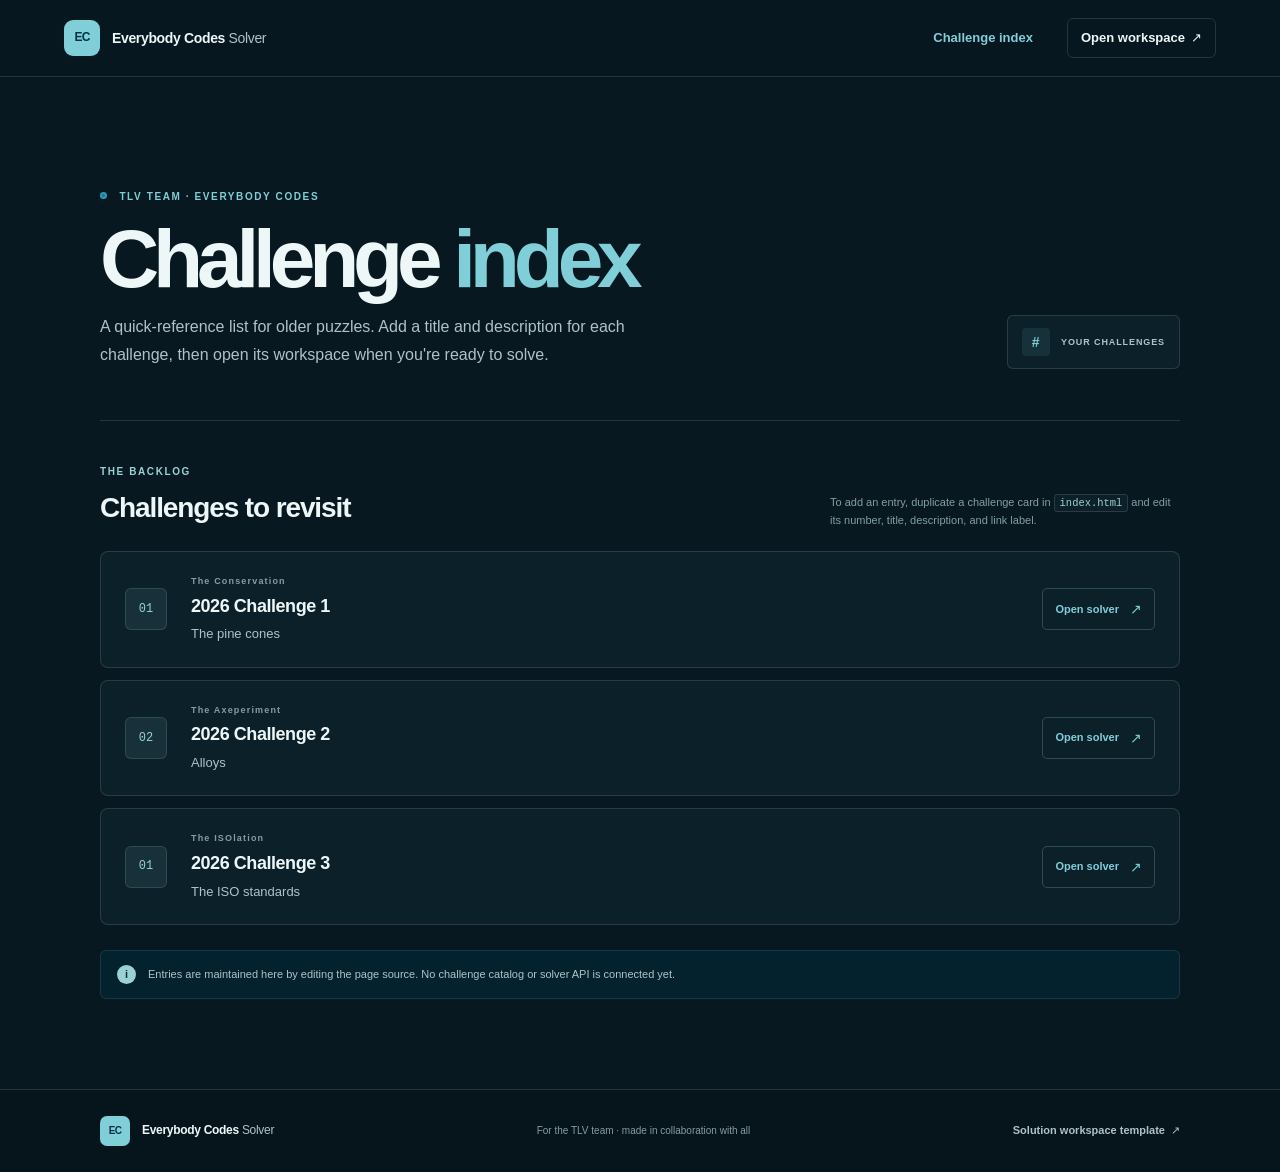
<file: index.html>
<!doctype html>
<html lang="en">
  <head>
    <meta charset="utf-8">
    <meta name="viewport" content="width=device-width, initial-scale=1">
    <meta name="theme-color" content="#071820">
    <meta name="description" content="A manually maintained index of Everybody Codes challenges for the TLV team.">
    <title>Challenge Index | Everybody Codes Solver</title>
    <link rel="stylesheet" href="style.css">
  </head>
  <body>
    <header class="site-header">
      <div class="header-inner">
        <a class="brand" href="index.html" aria-label="Everybody Codes challenge index">
          <span class="brand-mark" aria-hidden="true">EC</span>
          <span class="brand-name">Everybody Codes <span>Solver</span></span>
        </a>
        <nav class="site-nav" aria-label="Main navigation">
          <a class="nav-current" href="#challenge-index" aria-current="page">Challenge index</a>
          <a class="nav-cta" href="template.html">Open workspace <span aria-hidden="true">↗</span></a>
        </nav>
      </div>
    </header>

    <main class="index-main page-shell" id="challenge-index">
      <section class="index-heading" aria-labelledby="page-title">
        <div>
          <p class="eyebrow"><span class="eyebrow-dot" aria-hidden="true"></span> TLV TEAM · EVERYBODY CODES</p>
          <h1 id="page-title">Challenge <span>index</span></h1>
          <p class="index-description">
            A quick-reference list for older puzzles. Add a title and description for each challenge,
            then open its workspace when you're ready to solve.
          </p>
        </div>
        <div class="index-count" aria-label="Challenge index">
          <span class="count-mark" aria-hidden="true">#</span>
          <span>YOUR CHALLENGES</span>
        </div>
      </section>

      <section class="challenge-section" aria-labelledby="challenge-list-title">
        <div class="list-heading">
          <div>
            <p class="eyebrow eyebrow-muted">THE BACKLOG</p>
            <h2 id="challenge-list-title">Challenges to revisit</h2>
          </div>
          <p class="edit-hint">To add an entry, duplicate a challenge card in <code>index.html</code> and edit its number, title, description, and link label.</p>
        </div>

        <div class="challenge-list">
          <!-- Duplicate this article for each challenge, then replace its number, title, description, and link label. -->
          <article class="challenge-card">
            <div class="challenge-number" aria-hidden="true">01</div>
            <div class="challenge-copy">
              <p class="challenge-kicker">The Conservation</p>
              <h3>2026 Challenge 1</h3>
              <p class="challenge-description">The pine cones</p>
            </div>
            <a class="challenge-link" href="EC2601.html" aria-label="Open workspace for Challenge name / number">
              <span>Open solver</span>
              <span class="link-arrow" aria-hidden="true">↗</span>
            </a>
          </article>

          <article class="challenge-card"> 
            <div class="challenge-number" aria-hidden="true">02</div>
            <div class="challenge-copy">
              <p class="challenge-kicker">The Axeperiment</p>
              <h3>2026 Challenge 2</h3>
              <p class="challenge-description">Alloys</p>
            </div>
            <a class="challenge-link" href="EC2602.html" aria-label="Open workspace for The Axeperiment, 2026 Challenge 2">
              <span>Open solver</span>
              <span class="link-arrow" aria-hidden="true">↗</span>
            </a>
          </article>

          <article class="challenge-card">
            <div class="challenge-number" aria-hidden="true">01</div>
            <div class="challenge-copy">
              <p class="challenge-kicker">The ISOlation</p>
              <h3>2026 Challenge 3</h3>
              <p class="challenge-description">The ISO standards</p>
            </div>
            <a class="challenge-link" href="EC2603.html" aria-label="Open workspace for The ISOlation, 2026 Challenge 3">
              <span>Open solver</span>
              <span class="link-arrow" aria-hidden="true">↗</span>
            </a>
          </article>
        </div>
      </section>

      <aside class="index-note">
        <span class="note-symbol" aria-hidden="true">i</span>
        <p>Entries are maintained here by editing the page source. No challenge catalog or solver API is connected yet.</p>
      </aside>
    </main>

    <footer class="site-footer">
      <div class="page-shell footer-inner">
        <a class="brand footer-brand" href="index.html">
          <span class="brand-mark" aria-hidden="true">EC</span>
          <span class="brand-name">Everybody Codes <span>Solver</span></span>
        </a>
        <p>For the TLV team · made in collaboration with all</p>
        <a class="footer-link" href="template.html">Solution workspace template<span aria-hidden="true">↗</span></a>
      </div>
    </footer>
  </body>
</html>
</file>
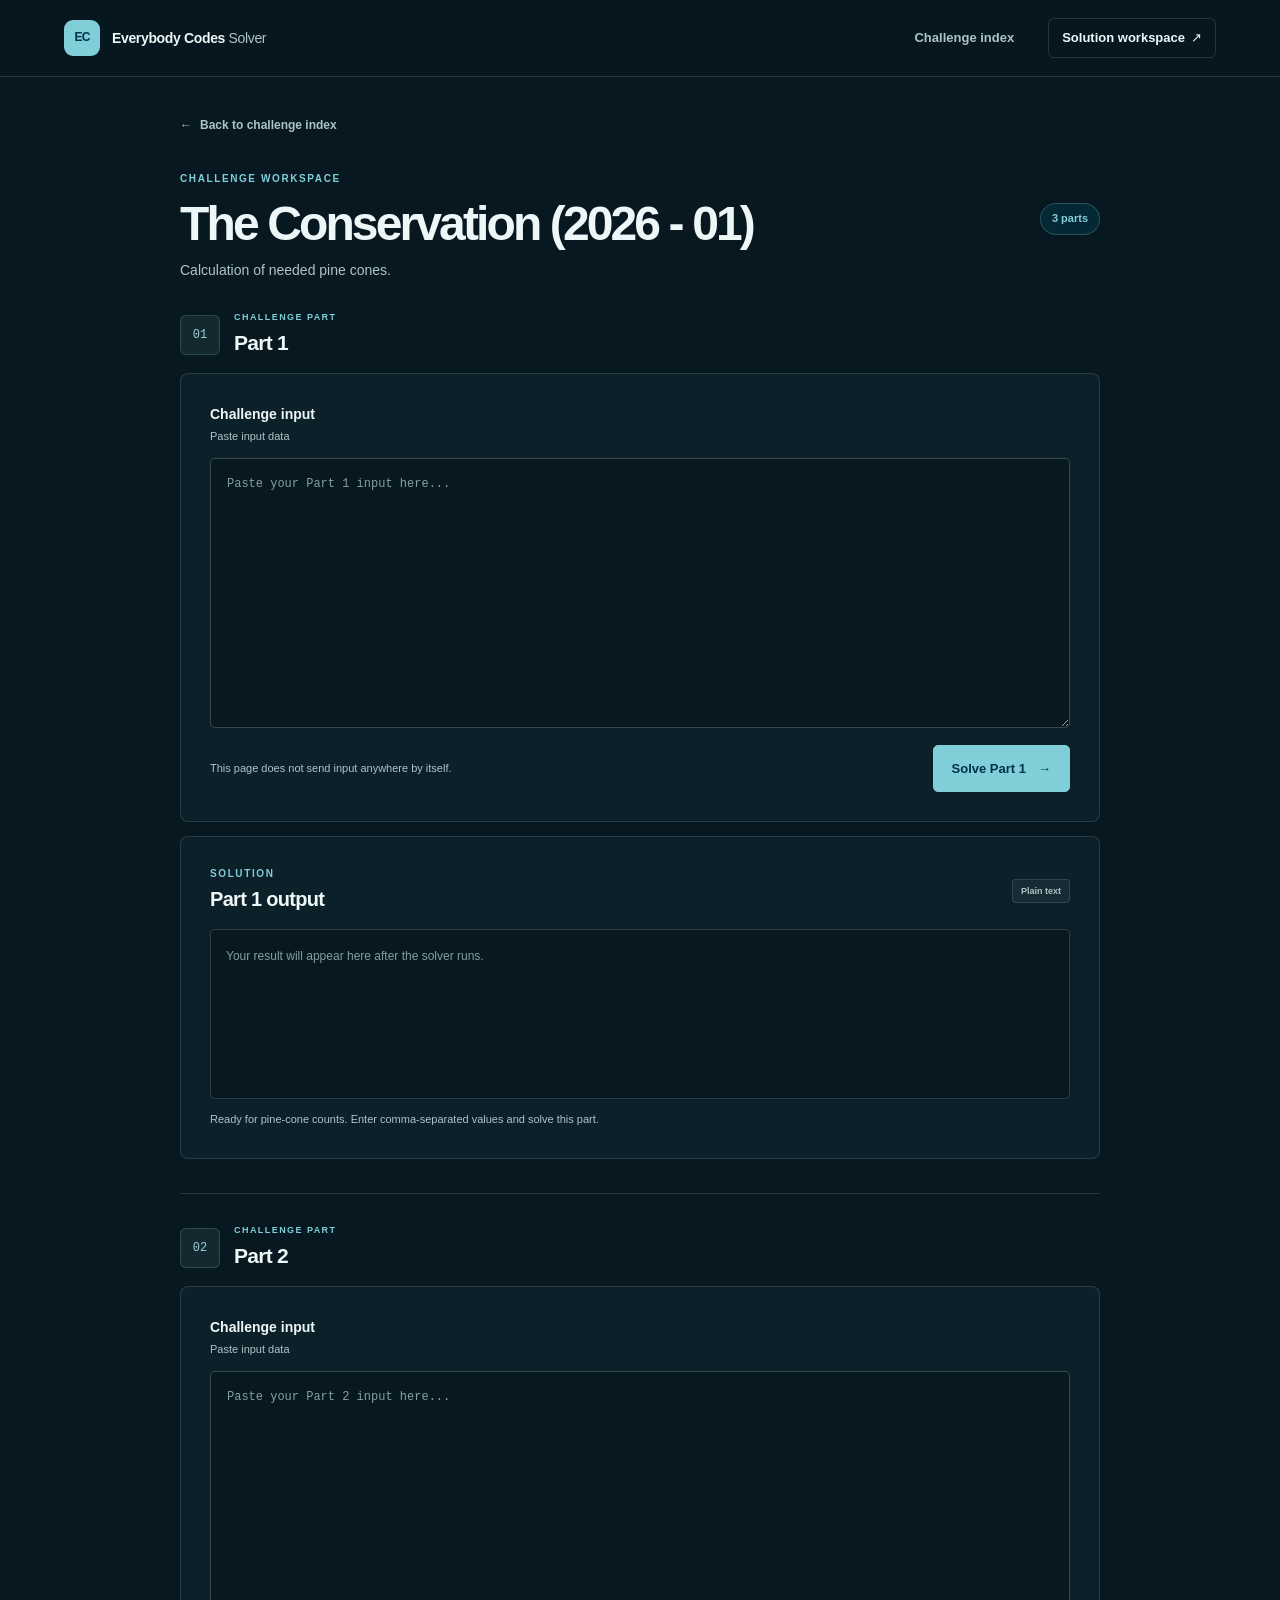
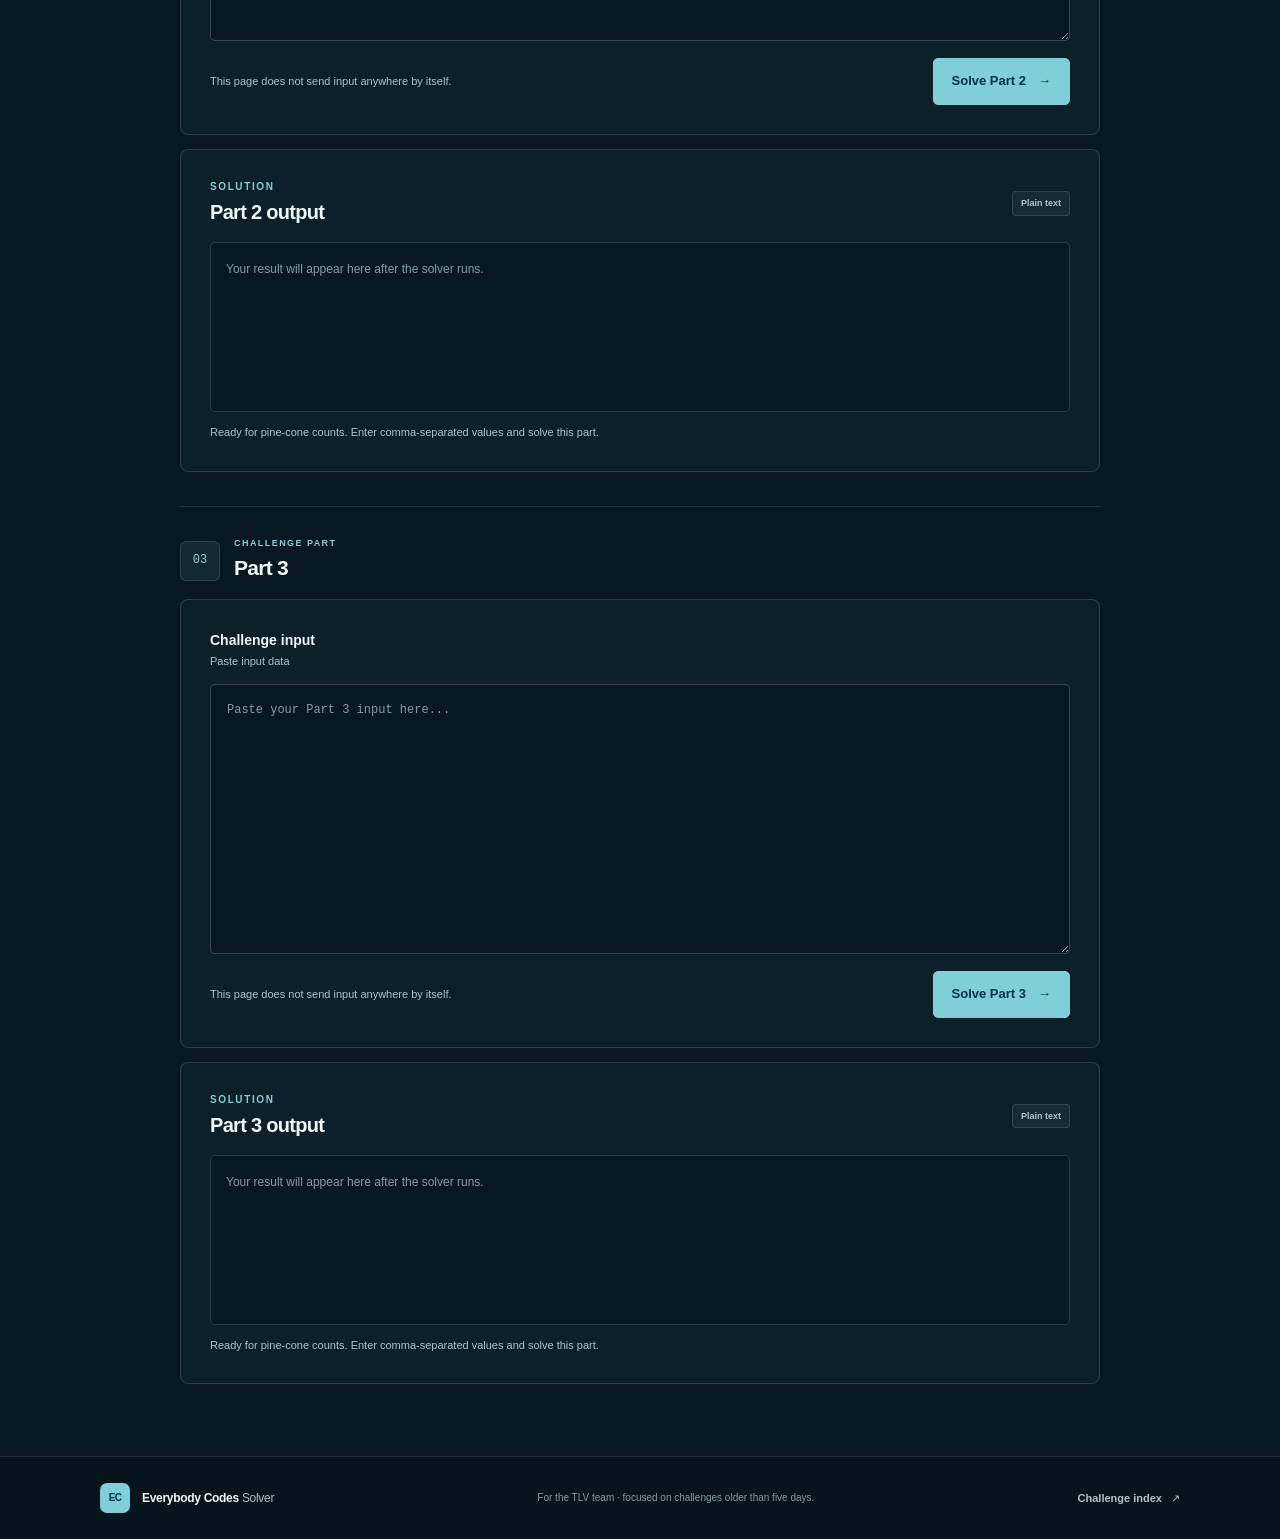
<file: EC2601.html>
<!doctype html>
<html lang="en">
  <head>
    <meta charset="utf-8">
    <meta name="viewport" content="width=device-width, initial-scale=1">
    <meta name="theme-color" content="#071820">
    <meta name="description" content="A reusable three-part Everybody Codes challenge solution workspace.">
    <title>Solution workspace | Everybody Codes Solver</title>
    <link rel="stylesheet" href="style.css">
  </head>
  <body class="solution-body">
    <header class="site-header">
      <div class="header-inner">
        <a class="brand" href="index.html" aria-label="Everybody Codes Solver home">
          <span class="brand-mark" aria-hidden="true">EC</span>
          <span class="brand-name">Everybody Codes <span>Solver</span></span>
        </a>
        <nav class="site-nav" aria-label="Main navigation">
          <a href="index.html#challenge-index">Challenge index</a>
          <a class="nav-cta" href="template.html" aria-current="page">Solution workspace <span aria-hidden="true">↗</span></a>
        </nav>
      </div>
    </header>

    <main class="solution-main page-shell">
      <a class="back-link" href="index.html"><span aria-hidden="true">←</span> Back to challenge index</a>

      <section class="solution-intro" aria-labelledby="challenge-title">
        <p class="eyebrow">CHALLENGE WORKSPACE</p>
        <div class="solution-title-row">
          <div>
            <!-- JS hook: set this challenge title; it is passed to window.solveChallenge for each part. -->
            <h1 id="challenge-title">The Conservation (2026 - 01)</h1>
            <!-- JS hook: add or update the challenge instructions here. -->
            <p class="solution-description" id="challenge-description">
              Calculation of needed pine cones.
            </p>
          </div>
          <span class="part-badge">3 parts</span>
        </div>
      </section>

      <div class="part-list">
        <!-- PART TEMPLATE: each part uses data-part-form, data-part-input, data-part-button,
             data-part-output, and data-part-status as JavaScript hooks. Keep data-part unique. -->
        <section class="part-panel" data-part-panel="1" aria-labelledby="part-1-title">
          <div class="part-heading">
            <span class="part-number">01</span>
            <div>
              <p class="eyebrow">CHALLENGE PART</p>
              <h2 id="part-1-title">Part 1</h2>
            </div>
          </div>

          <!-- JS hook: this form's submit handler reads its input and updates only its output/status. -->
          <form class="solver-form" data-part-form data-part="1">
            <label class="field-label" for="part-1-input">
              Challenge input
              <span class="field-hint">Paste input data</span>
            </label>
            <!-- JS hook: read this textarea as the input for Part 1. -->
            <textarea
              class="challenge-input"
              id="part-1-input"
              data-part-input
              name="part-1-input"
              placeholder="Paste your Part 1 input here..."
              spellcheck="false"
              required
            ></textarea>
            <div class="solve-row">
              <p class="solve-note">This page does not send input anywhere by itself.</p>
              <!-- JS hook: submit this part's solver. The button is disabled while it runs. -->
              <button class="button solve-button" data-part-button type="submit">
                <span data-button-label>Solve Part 1</span>
                <span aria-hidden="true">→</span>
              </button>
            </div>
          </form>

          <section class="result-section" aria-labelledby="part-1-output-title">
            <div class="result-heading">
              <div>
                <p class="eyebrow">SOLUTION</p>
                <h3 id="part-1-output-title">Part 1 output</h3>
              </div>
              <span class="result-format">Plain text</span>
            </div>
            <!-- JS hook: render the Part 1 result into data-part-output using textContent. -->
            <div class="output-box" data-part-output>
              <p class="output-placeholder" data-part-placeholder>Your result will appear here after the solver runs.</p>
              <pre class="output-content" data-part-result hidden></pre>
            </div>
            <!-- JS hook: announce Part 1 loading, success, or error status here. -->
            <p class="solver-status" data-part-status role="status" aria-live="polite" aria-atomic="true">
              Ready for pine-cone counts. Enter comma-separated values and solve this part.
            </p>
          </section>
        </section>

        <section class="part-panel" data-part-panel="2" aria-labelledby="part-2-title">
          <div class="part-heading">
            <span class="part-number">02</span>
            <div>
              <p class="eyebrow">CHALLENGE PART</p>
              <h2 id="part-2-title">Part 2</h2>
            </div>
          </div>

          <form class="solver-form" data-part-form data-part="2">
            <label class="field-label" for="part-2-input">
              Challenge input
              <span class="field-hint">Paste input data</span>
            </label>
            <textarea
              class="challenge-input"
              id="part-2-input"
              data-part-input
              name="part-2-input"
              placeholder="Paste your Part 2 input here..."
              spellcheck="false"
              required
            ></textarea>
            <div class="solve-row">
              <p class="solve-note">This page does not send input anywhere by itself.</p>
              <button class="button solve-button" data-part-button type="submit">
                <span data-button-label>Solve Part 2</span>
                <span aria-hidden="true">→</span>
              </button>
            </div>
          </form>

          <section class="result-section" aria-labelledby="part-2-output-title">
            <div class="result-heading">
              <div>
                <p class="eyebrow">SOLUTION</p>
                <h3 id="part-2-output-title">Part 2 output</h3>
              </div>
              <span class="result-format">Plain text</span>
            </div>
            <div class="output-box" data-part-output>
              <p class="output-placeholder" data-part-placeholder>Your result will appear here after the solver runs.</p>
              <pre class="output-content" data-part-result hidden></pre>
            </div>
            <p class="solver-status" data-part-status role="status" aria-live="polite" aria-atomic="true">
              Ready for pine-cone counts. Enter comma-separated values and solve this part.
            </p>
          </section>
        </section>

        <section class="part-panel" data-part-panel="3" aria-labelledby="part-3-title">
          <div class="part-heading">
            <span class="part-number">03</span>
            <div>
              <p class="eyebrow">CHALLENGE PART</p>
              <h2 id="part-3-title">Part 3</h2>
            </div>
          </div>

          <form class="solver-form" data-part-form data-part="3">
            <label class="field-label" for="part-3-input">
              Challenge input
              <span class="field-hint">Paste input data</span>
            </label>
            <textarea
              class="challenge-input"
              id="part-3-input"
              data-part-input
              name="part-3-input"
              placeholder="Paste your Part 3 input here..."
              spellcheck="false"
              required
            ></textarea>
            <div class="solve-row">
              <p class="solve-note">This page does not send input anywhere by itself.</p>
              <button class="button solve-button" data-part-button type="submit">
                <span data-button-label>Solve Part 3</span>
                <span aria-hidden="true">→</span>
              </button>
            </div>
          </form>

          <section class="result-section" aria-labelledby="part-3-output-title">
            <div class="result-heading">
              <div>
                <p class="eyebrow">SOLUTION</p>
                <h3 id="part-3-output-title">Part 3 output</h3>
              </div>
              <span class="result-format">Plain text</span>
            </div>
            <div class="output-box" data-part-output>
              <p class="output-placeholder" data-part-placeholder>Your result will appear here after the solver runs.</p>
              <pre class="output-content" data-part-result hidden></pre>
            </div>
            <p class="solver-status" data-part-status role="status" aria-live="polite" aria-atomic="true">
              Ready for pine-cone counts. Enter comma-separated values and solve this part.
            </p>
          </section>
        </section>
      </div>
    </main>

    <footer class="site-footer">
      <div class="page-shell footer-inner">
        <a class="brand footer-brand" href="index.html">
          <span class="brand-mark" aria-hidden="true">EC</span>
          <span class="brand-name">Everybody Codes <span>Solver</span></span>
        </a>
        <p>For the TLV team · focused on challenges older than five days.</p>
        <a class="footer-link" href="index.html">Challenge index <span aria-hidden="true">↗</span></a>
      </div>
    </footer>

    <script src="solvers/EC2601/part1.js"></script>
    <script src="solvers/EC2601/part2.js"></script>
    <script src="solvers/EC2601/part3.js"></script>
    <script>
      // Each solver script defines its part-specific function. Forms only update their own output.
      const challengeTitle = document.querySelector("#challenge-title");
      const partSolvers = {
        1: window.solveEC2601Part1,
        2: window.solveEC2601Part2,
        3: window.solveEC2601Part3
      };

      document.querySelectorAll("[data-part-form]").forEach((form) => {
        form.addEventListener("submit", async (event) => {
          event.preventDefault();
          if (!form.reportValidity()) return;

          const panel = form.closest("[data-part-panel]");
          const input = form.querySelector("[data-part-input]");
          const button = form.querySelector("[data-part-button]");
          const buttonLabel = button.querySelector("[data-button-label]");
          const placeholder = panel.querySelector("[data-part-placeholder]");
          const output = panel.querySelector("[data-part-result]");
          const status = panel.querySelector("[data-part-status]");
          const partNumber = Number(form.dataset.part);
          const solver = partSolvers[partNumber];

          if (typeof solver !== "function") {
            status.textContent = `Part ${partNumber} solver failed to load. Check its script link and try again.`;
            status.classList.add("status-error");
            return;
          }

          button.disabled = true;
          buttonLabel.textContent = `Solving Part ${partNumber}...`;
          status.textContent = `Processing Part ${partNumber} input...`;
          status.classList.remove("status-error");
          placeholder.textContent = "Waiting for a result...";
          placeholder.hidden = false;
          output.hidden = true;

          try {
            const result = await solver(input.value, {
              title: challengeTitle.textContent.trim(),
              part: `Part ${partNumber}`,
              partNumber
            });
            if (typeof result !== "string" && typeof result !== "number") {
              throw new TypeError("The solver must return a string or number.");
            }

            output.textContent = String(result);
            output.hidden = false;
            placeholder.hidden = true;
            status.textContent = `Part ${partNumber} solution complete.`;
          } catch (error) {
            placeholder.textContent = "No result was produced. Check the solver and try again.";
            status.textContent = error instanceof Error
              ? `Solver error: ${error.message}`
              : "Solver error: an unexpected error occurred.";
            status.classList.add("status-error");
          } finally {
            button.disabled = false;
            buttonLabel.textContent = `Solve Part ${partNumber}`;
          }
        });
      });
    </script>
  </body>
</html>
</file>
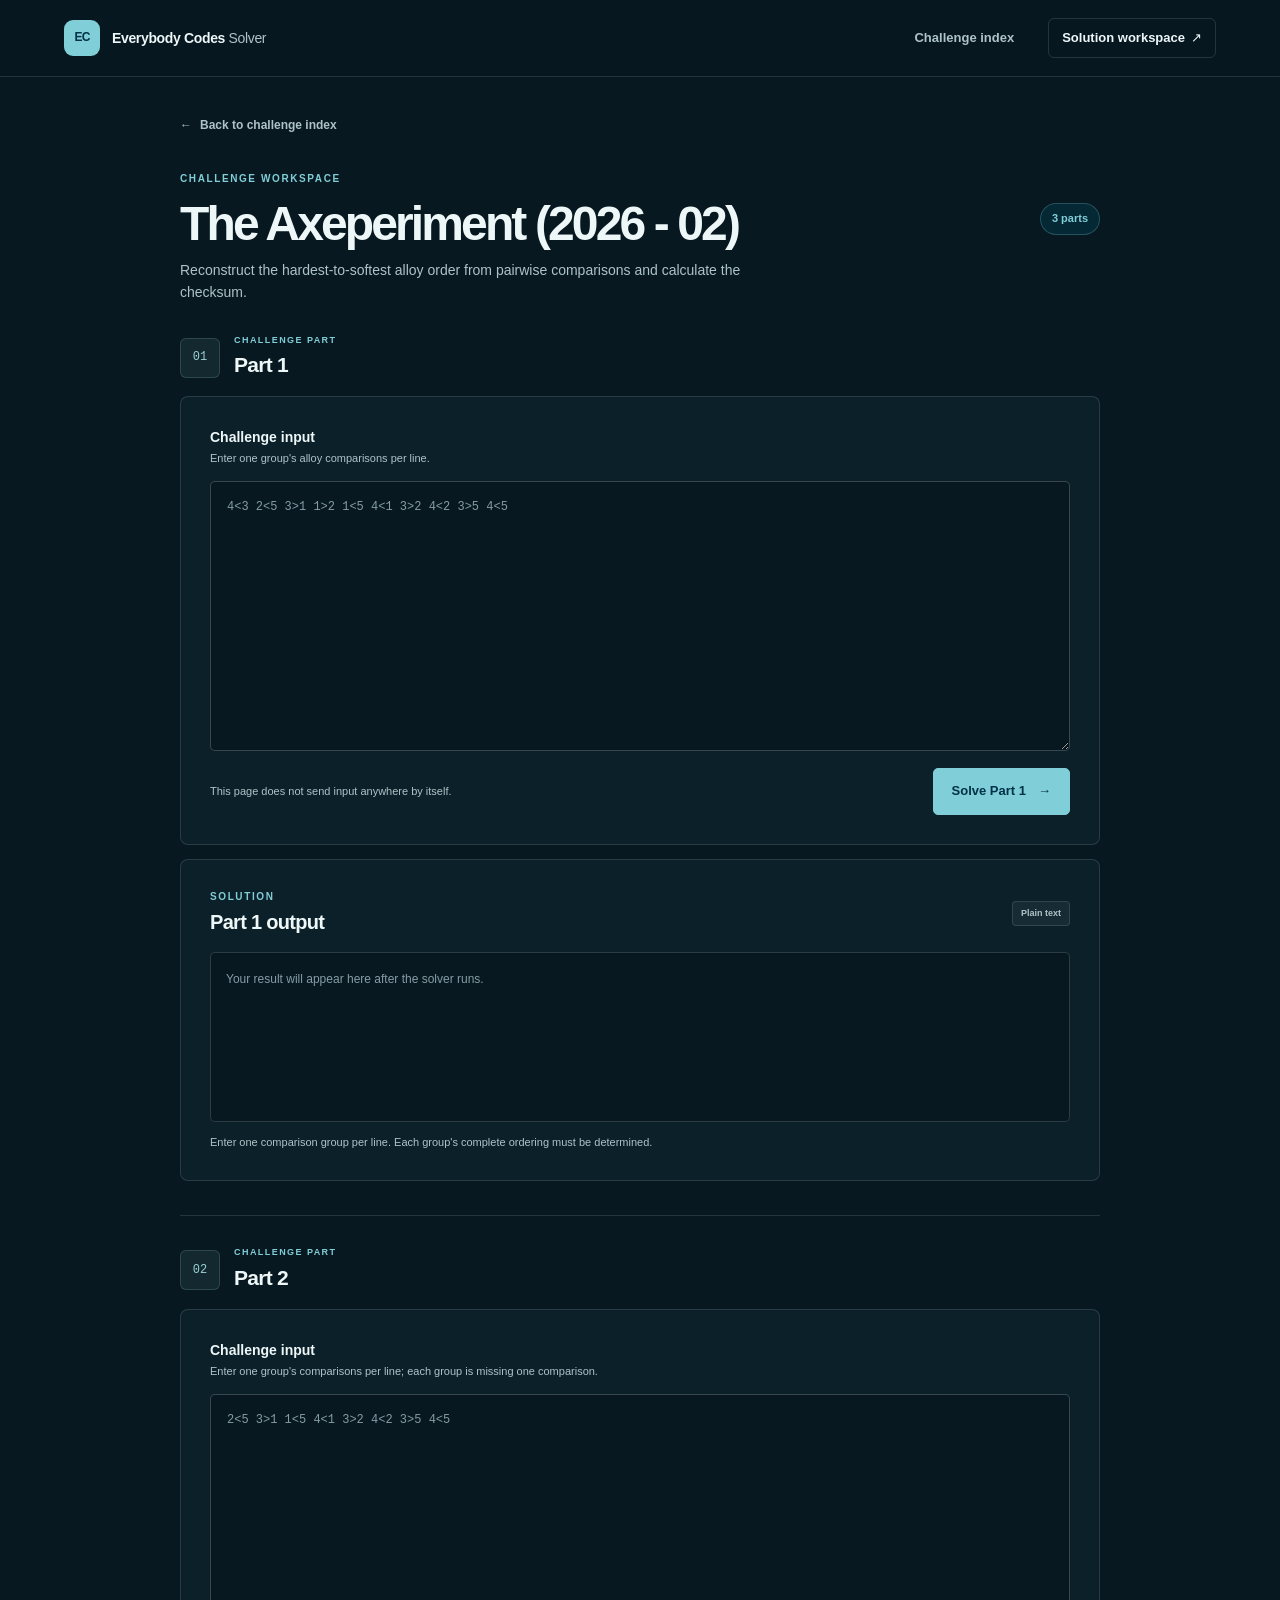
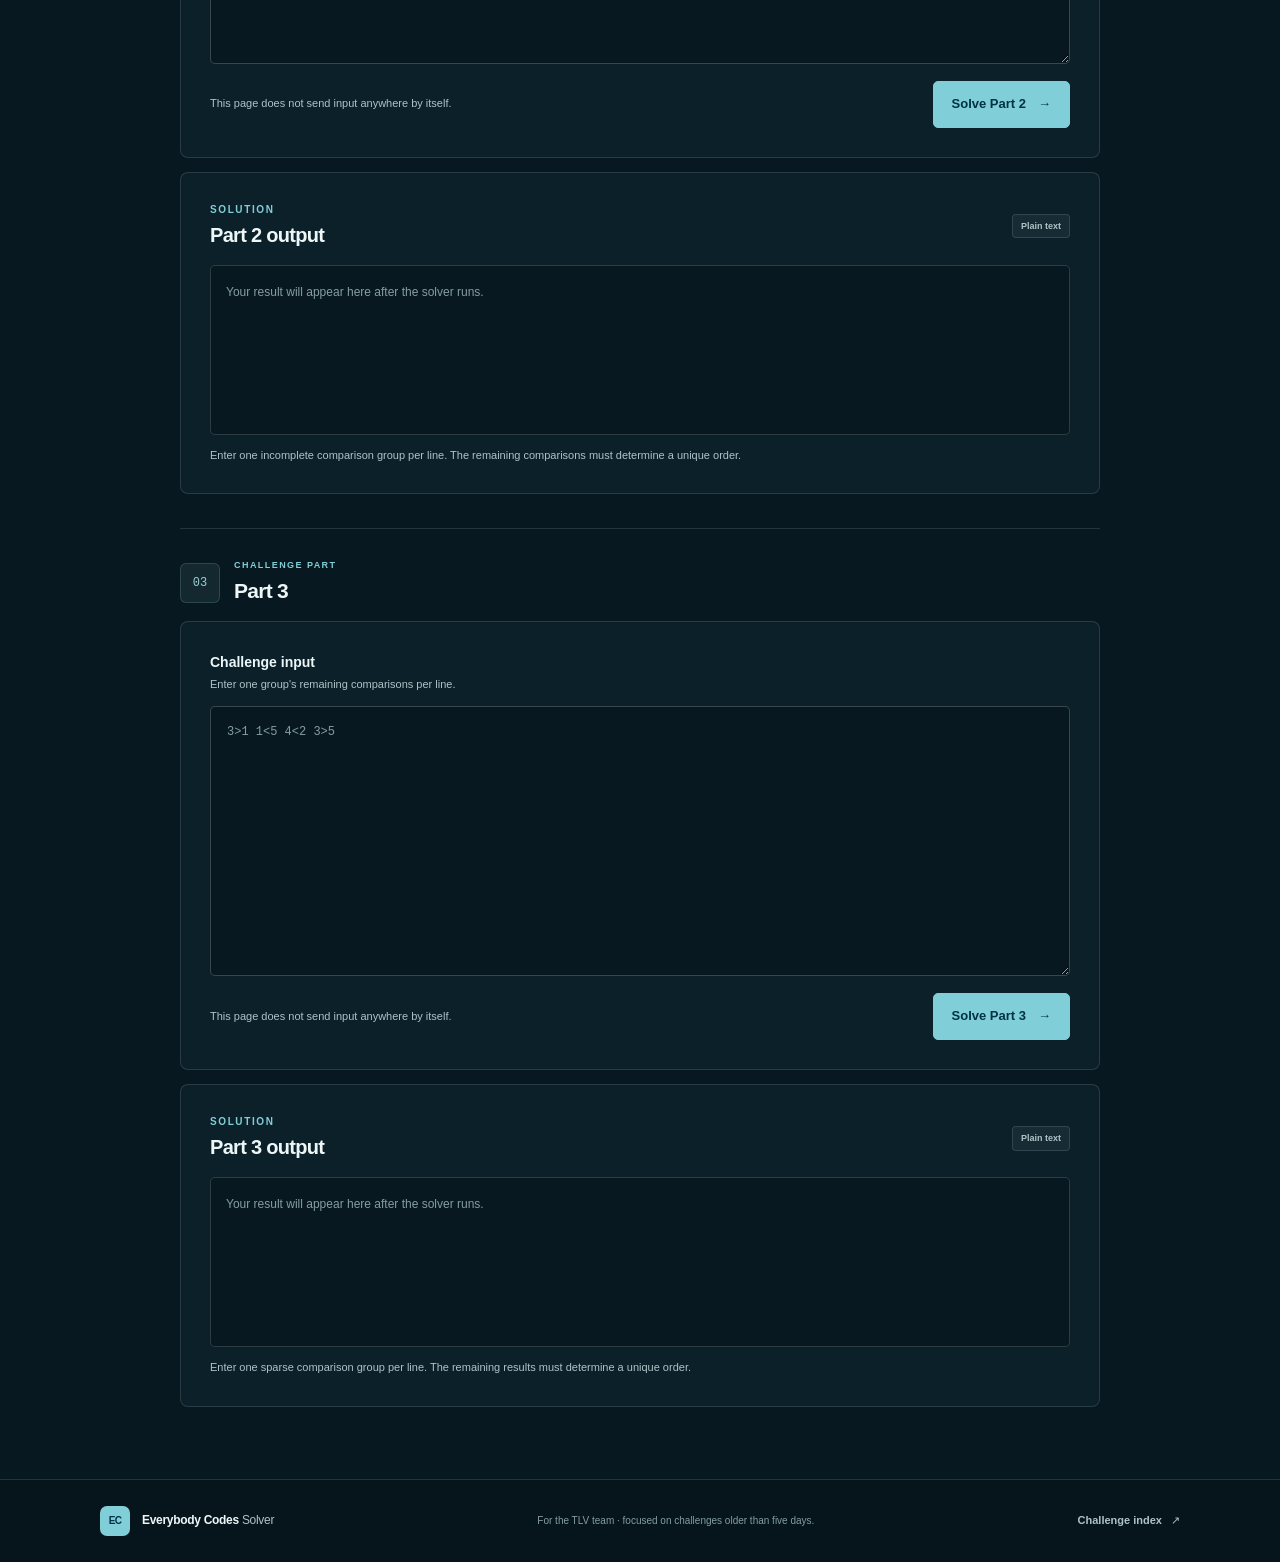
<file: EC2602.html>
<!doctype html>
<html lang="en">
  <head>
    <meta charset="utf-8">
    <meta name="viewport" content="width=device-width, initial-scale=1">
    <meta name="theme-color" content="#071820">
    <meta name="description" content="Three-part solver for EC2602: The Axeperiment.">
    <title>The Axeperiment (2026 - 02) | Everybody Codes Solver</title>
    <link rel="stylesheet" href="style.css">
  </head>
  <body class="solution-body">
    <header class="site-header">
      <div class="header-inner">
        <a class="brand" href="index.html" aria-label="Everybody Codes Solver home">
          <span class="brand-mark" aria-hidden="true">EC</span>
          <span class="brand-name">Everybody Codes <span>Solver</span></span>
        </a>
        <nav class="site-nav" aria-label="Main navigation">
          <a href="index.html#challenge-index">Challenge index</a>
          <a class="nav-cta" href="template.html" aria-current="page">Solution workspace <span aria-hidden="true">↗</span></a>
        </nav>
      </div>
    </header>

    <main class="solution-main page-shell">
      <a class="back-link" href="index.html"><span aria-hidden="true">←</span> Back to challenge index</a>

      <section class="solution-intro" aria-labelledby="challenge-title">
        <p class="eyebrow">CHALLENGE WORKSPACE</p>
        <div class="solution-title-row">
          <div>
            <!-- JS hook: set this challenge title; it is passed to window.solveChallenge for each part. -->
            <h1 id="challenge-title">The Axeperiment (2026 - 02)</h1>
            <!-- JS hook: add or update the challenge instructions here. -->
            <p class="solution-description" id="challenge-description">
              Reconstruct the hardest-to-softest alloy order from pairwise comparisons and calculate the checksum.
            </p>
          </div>
          <span class="part-badge">3 parts</span>
        </div>
      </section>

      <div class="part-list">
        <!-- PART TEMPLATE: each part uses data-part-form, data-part-input, data-part-button,
             data-part-output, and data-part-status as JavaScript hooks. Keep data-part unique. -->
        <section class="part-panel" data-part-panel="1" aria-labelledby="part-1-title">
          <div class="part-heading">
            <span class="part-number">01</span>
            <div>
              <p class="eyebrow">CHALLENGE PART</p>
              <h2 id="part-1-title">Part 1</h2>
            </div>
          </div>

          <!-- JS hook: this form's submit handler reads its input and updates only its output/status. -->
          <form class="solver-form" data-part-form data-part="1">
            <label class="field-label" for="part-1-input">
              Challenge input
              <span class="field-hint">Enter one group's alloy comparisons per line.</span>
            </label>
            <!-- JS hook: read this textarea as the input for Part 1. -->
            <textarea
              class="challenge-input"
              id="part-1-input"
              data-part-input
              name="part-1-input"
              placeholder="4&lt;3 2&lt;5 3&gt;1 1&gt;2 1&lt;5 4&lt;1 3&gt;2 4&lt;2 3&gt;5 4&lt;5"
              spellcheck="false"
              required
            ></textarea>
            <div class="solve-row">
              <p class="solve-note">This page does not send input anywhere by itself.</p>
              <!-- JS hook: submit this part's solver. The button is disabled while it runs. -->
              <button class="button solve-button" data-part-button type="submit">
                <span data-button-label>Solve Part 1</span>
                <span aria-hidden="true">→</span>
              </button>
            </div>
          </form>

          <section class="result-section" aria-labelledby="part-1-output-title">
            <div class="result-heading">
              <div>
                <p class="eyebrow">SOLUTION</p>
                <h3 id="part-1-output-title">Part 1 output</h3>
              </div>
              <span class="result-format">Plain text</span>
            </div>
            <!-- JS hook: render the Part 1 result into data-part-output using textContent. -->
            <div class="output-box" data-part-output>
              <p class="output-placeholder" data-part-placeholder>Your result will appear here after the solver runs.</p>
              <pre class="output-content" data-part-result hidden></pre>
            </div>
            <!-- JS hook: announce Part 1 loading, success, or error status here. -->
            <p class="solver-status" data-part-status role="status" aria-live="polite" aria-atomic="true">
              Enter one comparison group per line. Each group's complete ordering must be determined.
            </p>
          </section>
        </section>

        <section class="part-panel" data-part-panel="2" aria-labelledby="part-2-title">
          <div class="part-heading">
            <span class="part-number">02</span>
            <div>
              <p class="eyebrow">CHALLENGE PART</p>
              <h2 id="part-2-title">Part 2</h2>
            </div>
          </div>

          <form class="solver-form" data-part-form data-part="2">
            <label class="field-label" for="part-2-input">
              Challenge input
              <span class="field-hint">Enter one group's comparisons per line; each group is missing one comparison.</span>
            </label>
            <textarea
              class="challenge-input"
              id="part-2-input"
              data-part-input
              name="part-2-input"
              placeholder="2&lt;5 3&gt;1 1&lt;5 4&lt;1 3&gt;2 4&lt;2 3&gt;5 4&lt;5"
              spellcheck="false"
              required
            ></textarea>
            <div class="solve-row">
              <p class="solve-note">This page does not send input anywhere by itself.</p>
              <button class="button solve-button" data-part-button type="submit">
                <span data-button-label>Solve Part 2</span>
                <span aria-hidden="true">→</span>
              </button>
            </div>
          </form>

          <section class="result-section" aria-labelledby="part-2-output-title">
            <div class="result-heading">
              <div>
                <p class="eyebrow">SOLUTION</p>
                <h3 id="part-2-output-title">Part 2 output</h3>
              </div>
              <span class="result-format">Plain text</span>
            </div>
            <div class="output-box" data-part-output>
              <p class="output-placeholder" data-part-placeholder>Your result will appear here after the solver runs.</p>
              <pre class="output-content" data-part-result hidden></pre>
            </div>
            <p class="solver-status" data-part-status role="status" aria-live="polite" aria-atomic="true">
              Enter one incomplete comparison group per line. The remaining comparisons must determine a unique order.
            </p>
          </section>
        </section>

        <section class="part-panel" data-part-panel="3" aria-labelledby="part-3-title">
          <div class="part-heading">
            <span class="part-number">03</span>
            <div>
              <p class="eyebrow">CHALLENGE PART</p>
              <h2 id="part-3-title">Part 3</h2>
            </div>
          </div>

          <form class="solver-form" data-part-form data-part="3">
            <label class="field-label" for="part-3-input">
              Challenge input
              <span class="field-hint">Enter one group's remaining comparisons per line.</span>
            </label>
            <textarea
              class="challenge-input"
              id="part-3-input"
              data-part-input
              name="part-3-input"
              placeholder="3&gt;1 1&lt;5 4&lt;2 3&gt;5"
              spellcheck="false"
              required
            ></textarea>
            <div class="solve-row">
              <p class="solve-note">This page does not send input anywhere by itself.</p>
              <button class="button solve-button" data-part-button type="submit">
                <span data-button-label>Solve Part 3</span>
                <span aria-hidden="true">→</span>
              </button>
            </div>
          </form>

          <section class="result-section" aria-labelledby="part-3-output-title">
            <div class="result-heading">
              <div>
                <p class="eyebrow">SOLUTION</p>
                <h3 id="part-3-output-title">Part 3 output</h3>
              </div>
              <span class="result-format">Plain text</span>
            </div>
            <div class="output-box" data-part-output>
              <p class="output-placeholder" data-part-placeholder>Your result will appear here after the solver runs.</p>
              <pre class="output-content" data-part-result hidden></pre>
            </div>
            <p class="solver-status" data-part-status role="status" aria-live="polite" aria-atomic="true">
              Enter one sparse comparison group per line. The remaining results must determine a unique order.
            </p>
          </section>
        </section>
      </div>
    </main>

    <footer class="site-footer">
      <div class="page-shell footer-inner">
        <a class="brand footer-brand" href="index.html">
          <span class="brand-mark" aria-hidden="true">EC</span>
          <span class="brand-name">Everybody Codes <span>Solver</span></span>
        </a>
        <p>For the TLV team · focused on challenges older than five days.</p>
        <a class="footer-link" href="index.html">Challenge index <span aria-hidden="true">↗</span></a>
      </div>
    </footer>

    <script src="solvers/EC2602/part1.js"></script>
    <script src="solvers/EC2602/part2.js"></script>
    <script src="solvers/EC2602/part3.js"></script>
    <script>
      // Each solver script defines its part-specific function. Forms only update their own output.
      const challengeTitle = document.querySelector("#challenge-title");
      const partSolvers = {
        1: window.solveEC2602Part1,
        2: window.solveEC2602Part2,
        3: window.solveEC2602Part3
      };

      document.querySelectorAll("[data-part-form]").forEach((form) => {
        form.addEventListener("submit", async (event) => {
          event.preventDefault();
          if (!form.reportValidity()) return;

          const panel = form.closest("[data-part-panel]");
          const input = form.querySelector("[data-part-input]");
          const button = form.querySelector("[data-part-button]");
          const buttonLabel = button.querySelector("[data-button-label]");
          const placeholder = panel.querySelector("[data-part-placeholder]");
          const output = panel.querySelector("[data-part-result]");
          const status = panel.querySelector("[data-part-status]");
          const partNumber = Number(form.dataset.part);
          const solver = partSolvers[partNumber];

          if (typeof solver !== "function") {
            status.textContent = `Part ${partNumber} solver failed to load. Check its script link and try again.`;
            status.classList.add("status-error");
            return;
          }

          button.disabled = true;
          buttonLabel.textContent = `Solving Part ${partNumber}...`;
          status.textContent = `Processing Part ${partNumber} input...`;
          status.classList.remove("status-error");
          placeholder.textContent = "Waiting for a result...";
          placeholder.hidden = false;
          output.hidden = true;

          try {
            const result = await solver(input.value, {
              title: challengeTitle.textContent.trim(),
              part: `Part ${partNumber}`,
              partNumber
            });
            if (typeof result !== "string" && typeof result !== "number") {
              throw new TypeError("The solver must return a string or number.");
            }

            output.textContent = String(result);
            output.hidden = false;
            placeholder.hidden = true;
            status.textContent = `Part ${partNumber} solution complete.`;
          } catch (error) {
            placeholder.textContent = "No result was produced. Check the solver and try again.";
            status.textContent = error instanceof Error
              ? `Solver error: ${error.message}`
              : "Solver error: an unexpected error occurred.";
            status.classList.add("status-error");
          } finally {
            button.disabled = false;
            buttonLabel.textContent = `Solve Part ${partNumber}`;
          }
        });
      });
    </script>
  </body>
</html>
</file>
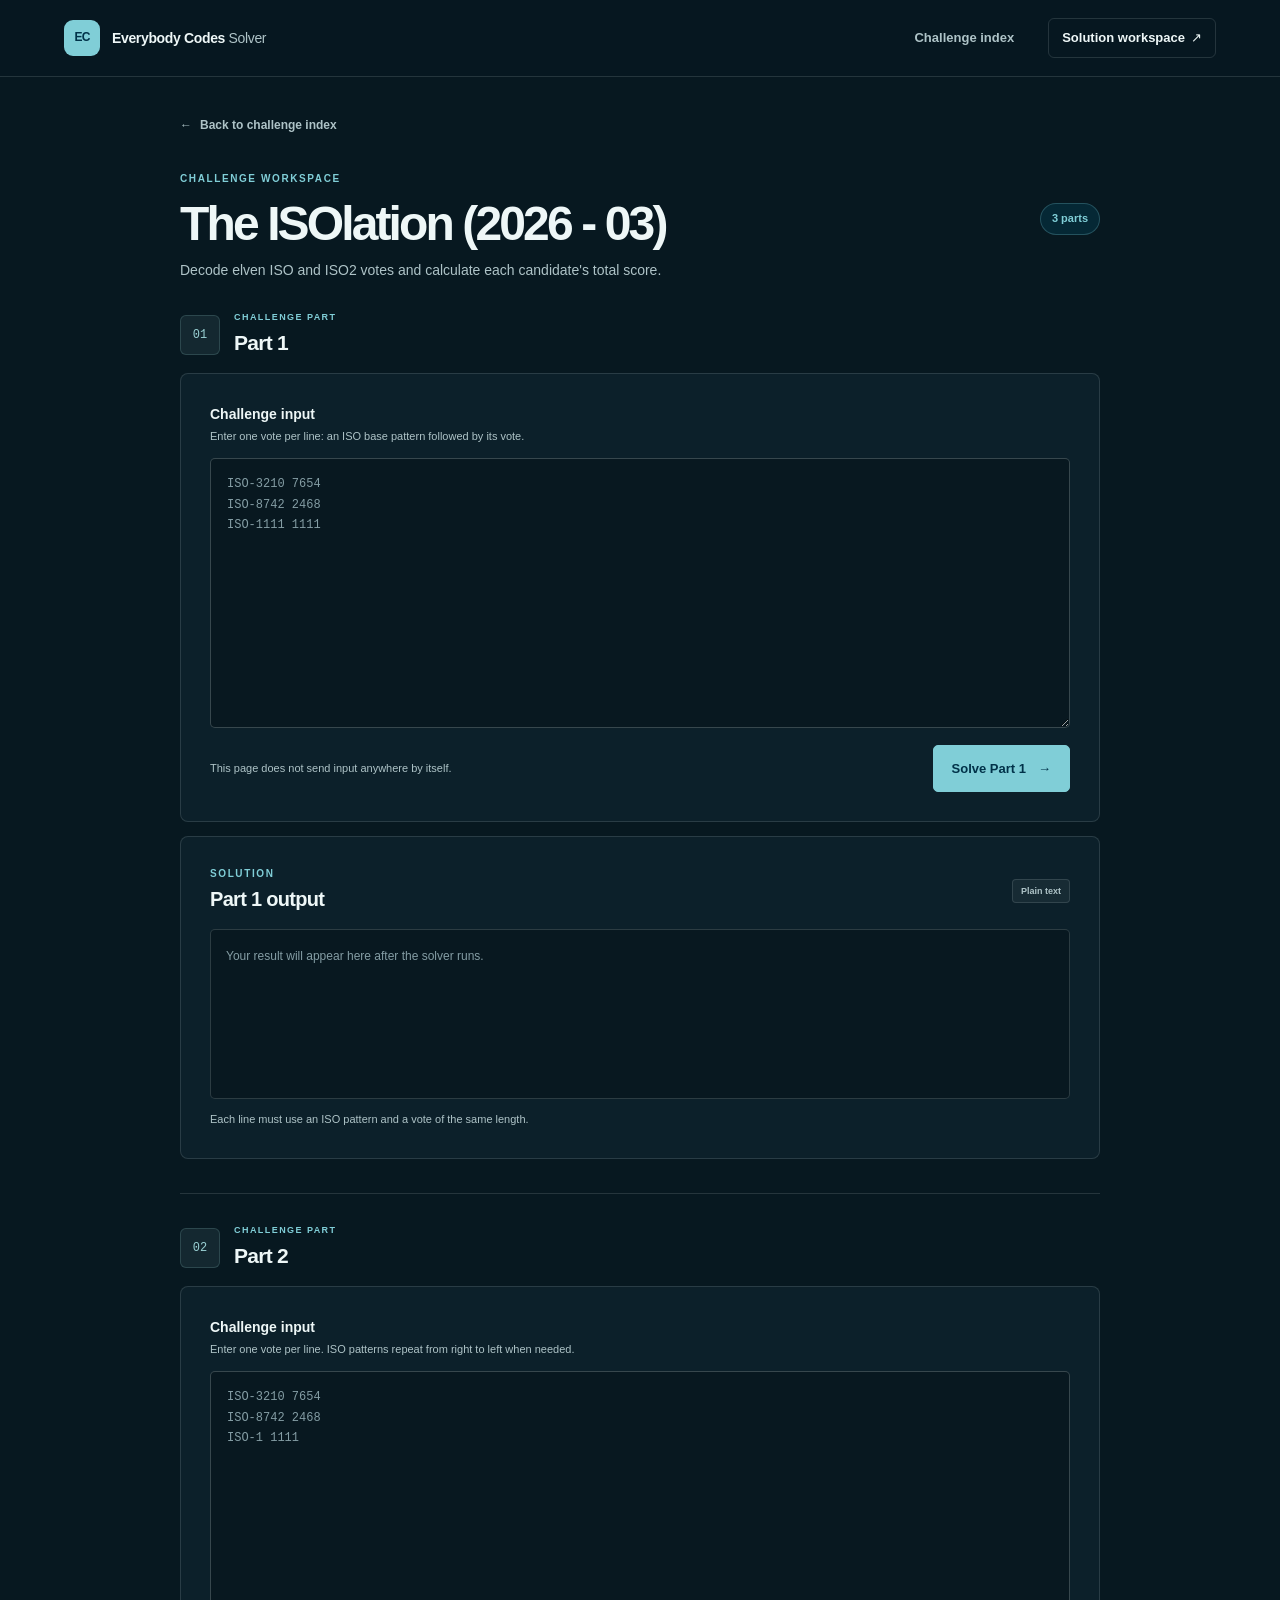
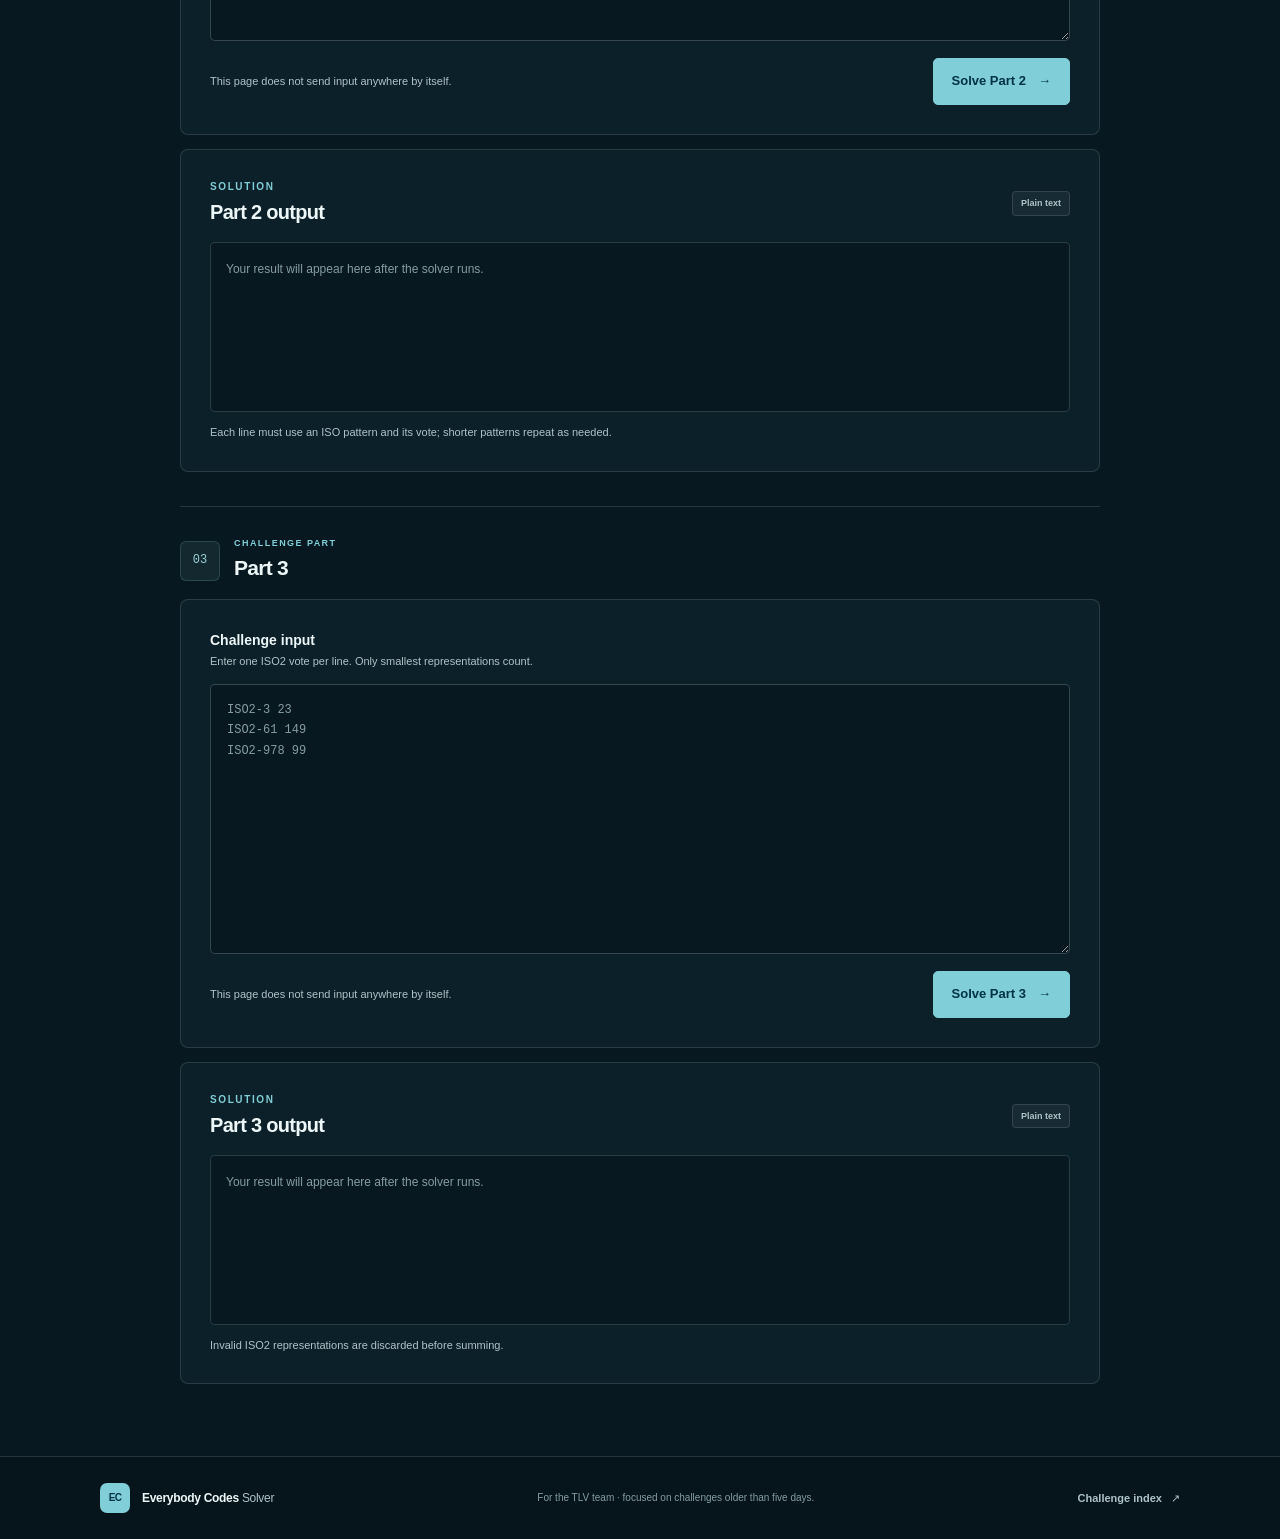
<file: EC2603.html>
<!doctype html>
<html lang="en">
  <head>
    <meta charset="utf-8">
    <meta name="viewport" content="width=device-width, initial-scale=1">
    <meta name="theme-color" content="#071820">
    <meta name="description" content="Three-part solver for EC2603: The ISOlation.">
    <title>The ISOlation (2026 - 03) | Everybody Codes Solver</title>
    <link rel="stylesheet" href="style.css">
  </head>
  <body class="solution-body">
    <header class="site-header">
      <div class="header-inner">
        <a class="brand" href="index.html" aria-label="Everybody Codes Solver home">
          <span class="brand-mark" aria-hidden="true">EC</span>
          <span class="brand-name">Everybody Codes <span>Solver</span></span>
        </a>
        <nav class="site-nav" aria-label="Main navigation">
          <a href="index.html#challenge-index">Challenge index</a>
          <a class="nav-cta" href="template.html" aria-current="page">Solution workspace <span aria-hidden="true">↗</span></a>
        </nav>
      </div>
    </header>

    <main class="solution-main page-shell">
      <a class="back-link" href="index.html"><span aria-hidden="true">←</span> Back to challenge index</a>

      <section class="solution-intro" aria-labelledby="challenge-title">
        <p class="eyebrow">CHALLENGE WORKSPACE</p>
        <div class="solution-title-row">
          <div>
            <!-- JS hook: set this challenge title; it is passed to window.solveChallenge for each part. -->
            <h1 id="challenge-title">The ISOlation (2026 - 03)</h1>
            <!-- JS hook: add or update the challenge instructions here. -->
            <p class="solution-description" id="challenge-description">
              Decode elven ISO and ISO2 votes and calculate each candidate's total score.
            </p>
          </div>
          <span class="part-badge">3 parts</span>
        </div>
      </section>

      <div class="part-list">
        <!-- PART TEMPLATE: each part uses data-part-form, data-part-input, data-part-button,
             data-part-output, and data-part-status as JavaScript hooks. Keep data-part unique. -->
        <section class="part-panel" data-part-panel="1" aria-labelledby="part-1-title">
          <div class="part-heading">
            <span class="part-number">01</span>
            <div>
              <p class="eyebrow">CHALLENGE PART</p>
              <h2 id="part-1-title">Part 1</h2>
            </div>
          </div>

          <!-- JS hook: this form's submit handler reads its input and updates only its output/status. -->
          <form class="solver-form" data-part-form data-part="1">
            <label class="field-label" for="part-1-input">
              Challenge input
              <span class="field-hint">Enter one vote per line: an ISO base pattern followed by its vote.</span>
            </label>
            <!-- JS hook: read this textarea as the input for Part 1. -->
            <textarea
              class="challenge-input"
              id="part-1-input"
              data-part-input
              name="part-1-input"
              placeholder="ISO-3210 7654&#10;ISO-8742 2468&#10;ISO-1111 1111"
              spellcheck="false"
              required
            ></textarea>
            <div class="solve-row">
              <p class="solve-note">This page does not send input anywhere by itself.</p>
              <!-- JS hook: submit this part's solver. The button is disabled while it runs. -->
              <button class="button solve-button" data-part-button type="submit">
                <span data-button-label>Solve Part 1</span>
                <span aria-hidden="true">→</span>
              </button>
            </div>
          </form>

          <section class="result-section" aria-labelledby="part-1-output-title">
            <div class="result-heading">
              <div>
                <p class="eyebrow">SOLUTION</p>
                <h3 id="part-1-output-title">Part 1 output</h3>
              </div>
              <span class="result-format">Plain text</span>
            </div>
            <!-- JS hook: render the Part 1 result into data-part-output using textContent. -->
            <div class="output-box" data-part-output>
              <p class="output-placeholder" data-part-placeholder>Your result will appear here after the solver runs.</p>
              <pre class="output-content" data-part-result hidden></pre>
            </div>
            <!-- JS hook: announce Part 1 loading, success, or error status here. -->
            <p class="solver-status" data-part-status role="status" aria-live="polite" aria-atomic="true">
              Each line must use an ISO pattern and a vote of the same length.
            </p>
          </section>
        </section>

        <section class="part-panel" data-part-panel="2" aria-labelledby="part-2-title">
          <div class="part-heading">
            <span class="part-number">02</span>
            <div>
              <p class="eyebrow">CHALLENGE PART</p>
              <h2 id="part-2-title">Part 2</h2>
            </div>
          </div>

          <form class="solver-form" data-part-form data-part="2">
            <label class="field-label" for="part-2-input">
              Challenge input
              <span class="field-hint">Enter one vote per line. ISO patterns repeat from right to left when needed.</span>
            </label>
            <textarea
              class="challenge-input"
              id="part-2-input"
              data-part-input
              name="part-2-input"
              placeholder="ISO-3210 7654&#10;ISO-8742 2468&#10;ISO-1 1111"
              spellcheck="false"
              required
            ></textarea>
            <div class="solve-row">
              <p class="solve-note">This page does not send input anywhere by itself.</p>
              <button class="button solve-button" data-part-button type="submit">
                <span data-button-label>Solve Part 2</span>
                <span aria-hidden="true">→</span>
              </button>
            </div>
          </form>

          <section class="result-section" aria-labelledby="part-2-output-title">
            <div class="result-heading">
              <div>
                <p class="eyebrow">SOLUTION</p>
                <h3 id="part-2-output-title">Part 2 output</h3>
              </div>
              <span class="result-format">Plain text</span>
            </div>
            <div class="output-box" data-part-output>
              <p class="output-placeholder" data-part-placeholder>Your result will appear here after the solver runs.</p>
              <pre class="output-content" data-part-result hidden></pre>
            </div>
            <p class="solver-status" data-part-status role="status" aria-live="polite" aria-atomic="true">
              Each line must use an ISO pattern and its vote; shorter patterns repeat as needed.
            </p>
          </section>
        </section>

        <section class="part-panel" data-part-panel="3" aria-labelledby="part-3-title">
          <div class="part-heading">
            <span class="part-number">03</span>
            <div>
              <p class="eyebrow">CHALLENGE PART</p>
              <h2 id="part-3-title">Part 3</h2>
            </div>
          </div>

          <form class="solver-form" data-part-form data-part="3">
            <label class="field-label" for="part-3-input">
              Challenge input
              <span class="field-hint">Enter one ISO2 vote per line. Only smallest representations count.</span>
            </label>
            <textarea
              class="challenge-input"
              id="part-3-input"
              data-part-input
              name="part-3-input"
              placeholder="ISO2-3 23&#10;ISO2-61 149&#10;ISO2-978 99"
              spellcheck="false"
              required
            ></textarea>
            <div class="solve-row">
              <p class="solve-note">This page does not send input anywhere by itself.</p>
              <button class="button solve-button" data-part-button type="submit">
                <span data-button-label>Solve Part 3</span>
                <span aria-hidden="true">→</span>
              </button>
            </div>
          </form>

          <section class="result-section" aria-labelledby="part-3-output-title">
            <div class="result-heading">
              <div>
                <p class="eyebrow">SOLUTION</p>
                <h3 id="part-3-output-title">Part 3 output</h3>
              </div>
              <span class="result-format">Plain text</span>
            </div>
            <div class="output-box" data-part-output>
              <p class="output-placeholder" data-part-placeholder>Your result will appear here after the solver runs.</p>
              <pre class="output-content" data-part-result hidden></pre>
            </div>
            <p class="solver-status" data-part-status role="status" aria-live="polite" aria-atomic="true">
              Invalid ISO2 representations are discarded before summing.
            </p>
          </section>
        </section>
      </div>
    </main>

    <footer class="site-footer">
      <div class="page-shell footer-inner">
        <a class="brand footer-brand" href="index.html">
          <span class="brand-mark" aria-hidden="true">EC</span>
          <span class="brand-name">Everybody Codes <span>Solver</span></span>
        </a>
        <p>For the TLV team · focused on challenges older than five days.</p>
        <a class="footer-link" href="index.html">Challenge index <span aria-hidden="true">↗</span></a>
      </div>
    </footer>

    <script src="solvers/EC2603/part1.js"></script>
    <script src="solvers/EC2603/part2.js"></script>
    <script src="solvers/EC2603/part3.js"></script>
    <script>
      // Each solver script defines its part-specific function. Forms only update their own output.
      const challengeTitle = document.querySelector("#challenge-title");
      const partSolvers = {
        1: window.solveEC2603Part1,
        2: window.solveEC2603Part2,
        3: window.solveEC2603Part3
      };

      document.querySelectorAll("[data-part-form]").forEach((form) => {
        form.addEventListener("submit", async (event) => {
          event.preventDefault();
          if (!form.reportValidity()) return;

          const panel = form.closest("[data-part-panel]");
          const input = form.querySelector("[data-part-input]");
          const button = form.querySelector("[data-part-button]");
          const buttonLabel = button.querySelector("[data-button-label]");
          const placeholder = panel.querySelector("[data-part-placeholder]");
          const output = panel.querySelector("[data-part-result]");
          const status = panel.querySelector("[data-part-status]");
          const partNumber = Number(form.dataset.part);
          const solver = partSolvers[partNumber];

          if (typeof solver !== "function") {
            status.textContent = `Part ${partNumber} solver failed to load. Check its script link and try again.`;
            status.classList.add("status-error");
            return;
          }

          button.disabled = true;
          buttonLabel.textContent = `Solving Part ${partNumber}...`;
          status.textContent = `Processing Part ${partNumber} input...`;
          status.classList.remove("status-error");
          placeholder.textContent = "Waiting for a result...";
          placeholder.hidden = false;
          output.hidden = true;

          try {
            const result = await solver(input.value, {
              title: challengeTitle.textContent.trim(),
              part: `Part ${partNumber}`,
              partNumber
            });
            if (typeof result !== "string" && typeof result !== "number") {
              throw new TypeError("The solver must return a string or number.");
            }

            output.textContent = String(result);
            output.hidden = false;
            placeholder.hidden = true;
            status.textContent = `Part ${partNumber} solution complete.`;
          } catch (error) {
            placeholder.textContent = "No result was produced. Check the solver and try again.";
            status.textContent = error instanceof Error
              ? `Solver error: ${error.message}`
              : "Solver error: an unexpected error occurred.";
            status.classList.add("status-error");
          } finally {
            button.disabled = false;
            buttonLabel.textContent = `Solve Part ${partNumber}`;
          }
        });
      });
    </script>
  </body>
</html>
</file>
<file: style.css>
:root {
  color-scheme: dark;
  --navy: #003249;
  --ocean: #007ea7;
  --cyan: #80ced7;
  --teal: #9ad1d4;
  --grey: #ccdbdc;
  --background: #071820;
  --surface: #0c202a;
  --surface-raised: #102a36;
  --text: #eef7f7;
  --muted: #aec3c7;
  --faint: #849da4;
  --line: rgba(204, 219, 220, 0.15);
  --content-width: 1080px;
  --page-gutter: clamp(20px, 5vw, 72px);
  font-family: "Segoe UI", "Helvetica Neue", Arial, sans-serif;
  font-synthesis: none;
  text-rendering: optimizeLegibility;
}

* {
  box-sizing: border-box;
}

html {
  min-width: 320px;
  scroll-behavior: smooth;
}

body {
  min-width: 320px;
  min-height: 100vh;
  display: flex;
  flex-direction: column;
  margin: 0;
  color: var(--text);
  background: var(--background);
  font-size: 16px;
  line-height: 1.6;
}

body,
button,
textarea {
  font-family: "Segoe UI", "Helvetica Neue", Arial, sans-serif;
}

a {
  color: inherit;
}

a:focus-visible,
button:focus-visible,
textarea:focus-visible {
  outline: 3px solid var(--cyan);
  outline-offset: 4px;
}

button,
textarea {
  font-size: inherit;
}

.page-shell {
  width: min(var(--content-width), calc(100% - var(--page-gutter) * 2));
  margin-inline: auto;
}

.site-header {
  position: relative;
  z-index: 1;
  background: rgba(7, 24, 32, 0.94);
  border-bottom: 1px solid var(--line);
}

.header-inner {
  width: min(1240px, calc(100% - var(--page-gutter) * 2));
  min-height: 76px;
  display: flex;
  align-items: center;
  justify-content: space-between;
  gap: 30px;
  margin-inline: auto;
}

.brand {
  display: inline-flex;
  align-items: center;
  gap: 12px;
  color: var(--text);
  text-decoration: none;
  white-space: nowrap;
}

.brand-mark {
  width: 36px;
  height: 36px;
  display: grid;
  place-items: center;
  color: var(--navy);
  background: var(--cyan);
  border-radius: 9px;
  font-size: 12px;
  font-weight: 850;
  letter-spacing: -0.06em;
}

.brand-name {
  font-size: 14px;
  font-weight: 750;
  letter-spacing: -0.025em;
}

.brand-name span {
  color: var(--muted);
  font-weight: 500;
}

.site-nav {
  display: flex;
  align-items: center;
  justify-content: flex-end;
  gap: clamp(16px, 3vw, 34px);
}

.site-nav a,
.footer-link {
  color: var(--muted);
  font-size: 13px;
  font-weight: 650;
  text-decoration: none;
  transition: color 160ms ease, background-color 160ms ease, border-color 160ms ease;
}

.site-nav a:hover,
.footer-link:hover,
.site-nav .nav-current {
  color: var(--cyan);
}

.site-nav .nav-cta {
  min-height: 40px;
  display: inline-flex;
  align-items: center;
  padding: 8px 13px;
  color: var(--text);
  border: 1px solid var(--line);
  border-radius: 6px;
}

.site-nav .nav-cta:hover {
  color: var(--cyan);
  background: var(--surface);
  border-color: rgba(128, 206, 215, 0.38);
}

.nav-cta span,
.footer-link span {
  margin-left: 6px;
}

h1,
h2,
h3,
p {
  margin-top: 0;
}

.eyebrow {
  margin: 0 0 15px;
  color: var(--cyan);
  font-size: 10px;
  font-weight: 800;
  letter-spacing: 0.16em;
  line-height: 1.5;
}

.eyebrow-muted {
  color: var(--teal);
}

.eyebrow-dot {
  width: 7px;
  height: 7px;
  display: inline-block;
  margin-right: 8px;
  background: var(--ocean);
  border: 2px solid rgba(128, 206, 215, 0.35);
  border-radius: 50%;
  vertical-align: 1px;
}

.index-main {
  flex: 1;
  padding-block: clamp(65px, 10vw, 112px) 90px;
}

.index-heading {
  display: flex;
  align-items: flex-end;
  justify-content: space-between;
  gap: 40px;
  padding-bottom: 51px;
  border-bottom: 1px solid var(--line);
}

.index-heading h1 {
  margin-bottom: 14px;
  font-size: clamp(48px, 8vw, 82px);
  font-weight: 700;
  letter-spacing: -0.075em;
  line-height: 0.98;
}

.index-heading h1 span {
  color: var(--cyan);
}

.index-description {
  max-width: 580px;
  margin-bottom: 0;
  color: var(--muted);
  font-size: 16px;
  line-height: 1.75;
}

.index-count {
  min-width: 165px;
  display: flex;
  align-items: center;
  gap: 11px;
  padding: 12px 14px;
  color: var(--muted);
  background: var(--surface);
  border: 1px solid var(--line);
  border-radius: 6px;
  font-size: 9px;
  font-weight: 750;
  letter-spacing: 0.1em;
}

.count-mark {
  width: 28px;
  height: 28px;
  display: grid;
  place-items: center;
  color: var(--cyan);
  background: rgba(128, 206, 215, 0.1);
  border-radius: 4px;
  font-size: 14px;
}

.challenge-section {
  padding-top: 43px;
}

.list-heading {
  display: flex;
  align-items: flex-end;
  justify-content: space-between;
  gap: 30px;
  margin-bottom: 20px;
}

.list-heading .eyebrow {
  margin-bottom: 7px;
}

.list-heading h2 {
  margin-bottom: 0;
  font-size: clamp(22px, 3vw, 28px);
  font-weight: 650;
  letter-spacing: -0.04em;
}

.edit-hint {
  max-width: 350px;
  margin-bottom: 2px;
  color: var(--faint);
  font-size: 11px;
  line-height: 1.6;
}

.edit-hint code {
  padding: 2px 5px;
  color: var(--teal);
  background: var(--surface);
  border: 1px solid var(--line);
  border-radius: 3px;
  font-size: 0.95em;
}

.challenge-list {
  display: grid;
  gap: 12px;
}

.challenge-card {
  min-width: 0;
  display: grid;
  grid-template-columns: 46px minmax(0, 1fr) auto;
  align-items: center;
  gap: 20px;
  padding: 22px 24px;
  background: var(--surface);
  border: 1px solid var(--line);
  border-radius: 8px;
  transition: background-color 160ms ease, border-color 160ms ease, transform 160ms ease;
}

.challenge-card:hover {
  background: var(--surface-raised);
  border-color: rgba(128, 206, 215, 0.32);
  transform: translateY(-1px);
}

.challenge-number {
  width: 42px;
  height: 42px;
  display: grid;
  place-items: center;
  color: var(--teal);
  background: rgba(154, 209, 212, 0.09);
  border: 1px solid rgba(154, 209, 212, 0.16);
  border-radius: 6px;
  font-family: "Cascadia Code", Consolas, monospace;
  font-size: 12px;
}

.challenge-copy {
  min-width: 0;
}

.challenge-kicker {
  margin-bottom: 3px;
  color: var(--faint);
  font-size: 9px;
  font-weight: 750;
  letter-spacing: 0.13em;
}

.challenge-copy h3 {
  margin-bottom: 3px;
  color: var(--text);
  font-size: 18px;
  font-weight: 650;
  letter-spacing: -0.025em;
  overflow-wrap: anywhere;
}

.challenge-description {
  margin-bottom: 0;
  color: var(--muted);
  font-size: 13px;
  line-height: 1.65;
  overflow-wrap: anywhere;
}

.challenge-link {
  min-height: 42px;
  display: inline-flex;
  align-items: center;
  justify-content: center;
  gap: 11px;
  padding: 8px 12px;
  color: var(--cyan);
  border: 1px solid rgba(128, 206, 215, 0.25);
  border-radius: 5px;
  font-size: 11px;
  font-weight: 700;
  text-decoration: none;
  white-space: nowrap;
  transition: color 160ms ease, background-color 160ms ease, border-color 160ms ease;
}

.challenge-link:hover {
  color: var(--text);
  background: rgba(0, 126, 167, 0.24);
  border-color: var(--ocean);
}

.link-arrow {
  font-size: 14px;
}

.index-note {
  display: flex;
  align-items: flex-start;
  gap: 12px;
  margin-top: 25px;
  padding: 14px 16px;
  background: rgba(0, 50, 73, 0.36);
  border: 1px solid rgba(128, 206, 215, 0.13);
  border-radius: 6px;
}

.note-symbol {
  width: 19px;
  height: 19px;
  flex: 0 0 auto;
  display: grid;
  place-items: center;
  color: var(--navy);
  background: var(--teal);
  border-radius: 50%;
  font-size: 11px;
  font-weight: 800;
}

.index-note p {
  margin: 0;
  color: var(--muted);
  font-size: 11px;
  line-height: 1.65;
}

.site-footer {
  background: #06151c;
  border-top: 1px solid var(--line);
}

.footer-inner {
  min-height: 82px;
  display: flex;
  align-items: center;
  justify-content: space-between;
  gap: 24px;
}

.footer-brand .brand-mark {
  width: 30px;
  height: 30px;
  border-radius: 7px;
  font-size: 10px;
}

.footer-brand .brand-name {
  font-size: 12px;
}

.footer-inner > p {
  margin: 0;
  color: var(--faint);
  font-size: 10px;
  text-align: center;
}

.footer-link {
  font-size: 11px;
}

.solution-body {
  background: var(--background);
}

.solution-main {
  max-width: 920px;
  flex: 1;
  padding-block: 34px 72px;
}

.back-link {
  display: inline-flex;
  align-items: center;
  gap: 8px;
  margin-bottom: 36px;
  color: var(--muted);
  font-size: 12px;
  font-weight: 650;
  text-decoration: none;
}

.back-link:hover {
  color: var(--cyan);
}

.solution-intro {
  margin-bottom: 30px;
}

.solution-intro .eyebrow {
  margin-bottom: 12px;
}

.solution-title-row {
  display: flex;
  align-items: flex-start;
  justify-content: space-between;
  gap: 24px;
}

.solution-title-row h1 {
  margin-bottom: 8px;
  font-size: clamp(34px, 5vw, 48px);
  font-weight: 700;
  letter-spacing: -0.06em;
  line-height: 1.1;
  overflow-wrap: anywhere;
}

.solution-description {
  max-width: 620px;
  margin-bottom: 0;
  color: var(--muted);
  font-size: 14px;
}

.part-badge {
  flex: 0 0 auto;
  margin-top: 5px;
  padding: 6px 11px;
  color: var(--cyan);
  background: rgba(0, 126, 167, 0.16);
  border: 1px solid rgba(128, 206, 215, 0.25);
  border-radius: 999px;
  font-size: 11px;
  font-weight: 700;
}

.part-list {
  display: grid;
  gap: 34px;
}

.part-panel + .part-panel {
  padding-top: 30px;
  border-top: 1px solid var(--line);
}

.part-heading {
  display: flex;
  align-items: center;
  gap: 14px;
  margin-bottom: 14px;
}

.part-number {
  width: 40px;
  height: 40px;
  flex: 0 0 auto;
  display: grid;
  place-items: center;
  color: var(--teal);
  background: rgba(154, 209, 212, 0.09);
  border: 1px solid rgba(154, 209, 212, 0.18);
  border-radius: 6px;
  font-family: "Cascadia Code", Consolas, monospace;
  font-size: 12px;
}

.part-heading .eyebrow {
  margin-bottom: 1px;
  font-size: 9px;
}

.part-heading h2 {
  margin: 0;
  font-size: 21px;
  font-weight: 700;
  letter-spacing: -0.035em;
}

.solver-form,
.result-section {
  padding: clamp(19px, 4vw, 29px);
  background: var(--surface);
  border: 1px solid var(--line);
  border-radius: 8px;
}

.field-label {
  display: block;
  margin-bottom: 13px;
  color: var(--text);
  font-size: 14px;
  font-weight: 750;
}

.field-hint {
  display: block;
  margin-top: 2px;
  color: var(--muted);
  font-size: 11px;
  font-weight: 400;
}

.challenge-input {
  width: 100%;
  min-height: 270px;
  display: block;
  resize: vertical;
  padding: 15px 16px;
  color: var(--text);
  background: #081820;
  border: 1px solid rgba(204, 219, 220, 0.24);
  border-radius: 5px;
  font-family: "Cascadia Code", Consolas, monospace;
  font-size: 12px;
  line-height: 1.7;
  overflow-wrap: anywhere;
}

.challenge-input::placeholder {
  color: var(--faint);
  opacity: 1;
}

.challenge-input:focus-visible {
  border-color: var(--cyan);
  outline-offset: 2px;
}

.solve-row {
  display: flex;
  align-items: center;
  justify-content: space-between;
  gap: 20px;
  margin-top: 17px;
}

.solve-note {
  margin-bottom: 0;
  color: var(--muted);
  font-size: 11px;
}

.button {
  min-height: 47px;
  display: inline-flex;
  align-items: center;
  justify-content: center;
  gap: 12px;
  padding: 11px 18px;
  color: var(--navy);
  background: var(--cyan);
  border: 1px solid var(--cyan);
  border-radius: 5px;
  font-size: 13px;
  font-weight: 750;
  line-height: 1.3;
  text-decoration: none;
  cursor: pointer;
  transition: background-color 160ms ease, border-color 160ms ease, color 160ms ease;
}

.button:hover:not(:disabled) {
  color: var(--text);
  background: var(--ocean);
  border-color: var(--ocean);
}

.button:disabled {
  cursor: wait;
  opacity: 0.65;
}

.solve-button {
  min-width: 120px;
  flex: 0 0 auto;
}

.result-section {
  margin-top: 14px;
}

.result-heading {
  display: flex;
  align-items: center;
  justify-content: space-between;
  gap: 15px;
  margin-bottom: 14px;
}

.result-heading .eyebrow {
  margin-bottom: 2px;
}

.result-heading h2,
.result-heading h3 {
  margin-bottom: 0;
  font-size: 20px;
  font-weight: 700;
  letter-spacing: -0.035em;
}

.result-format {
  padding: 4px 8px;
  color: var(--muted);
  background: rgba(204, 219, 220, 0.06);
  border: 1px solid var(--line);
  border-radius: 4px;
  font-size: 9px;
  font-weight: 650;
}

.output-box {
  min-height: 170px;
  max-height: 520px;
  padding: 15px;
  background: #081820;
  border: 1px solid rgba(204, 219, 220, 0.18);
  border-radius: 5px;
  overflow: auto;
}

.output-placeholder {
  margin: 2px 0;
  color: var(--faint);
  font-size: 12px;
}

.output-content {
  margin: 0;
  color: var(--text);
  font-family: "Cascadia Code", Consolas, monospace;
  font-size: 12px;
  line-height: 1.7;
  white-space: pre-wrap;
  overflow-wrap: anywhere;
}

.solver-status {
  margin: 12px 0 0;
  color: var(--muted);
  font-size: 11px;
  line-height: 1.6;
}

.solver-status code {
  padding: 1px 4px;
  color: var(--teal);
  background: rgba(204, 219, 220, 0.07);
  border-radius: 3px;
  font-size: 0.95em;
}

.solver-status.status-error {
  color: #ffaaa0;
}

.solution-body .site-footer {
  border-top: 1px solid var(--line);
}

[hidden] {
  display: none !important;
}

@media (max-width: 720px) {
  .header-inner {
    min-height: 0;
    flex-direction: column;
    align-items: flex-start;
    gap: 10px;
    padding-block: 15px;
  }

  .site-nav {
    width: 100%;
    justify-content: flex-start;
    flex-wrap: wrap;
    gap: 8px 18px;
  }

  .site-nav a {
    min-height: 38px;
    display: inline-flex;
    align-items: center;
  }

  .site-nav .nav-cta {
    min-height: 36px;
    padding: 6px 10px;
  }

  .index-main {
    padding-block: 62px 68px;
  }

  .index-heading {
    align-items: flex-start;
    flex-direction: column;
    gap: 22px;
    padding-bottom: 34px;
  }

  .index-count {
    min-width: 0;
  }

  .list-heading {
    align-items: flex-start;
    flex-direction: column;
    gap: 11px;
  }

  .edit-hint {
    max-width: 440px;
  }

  .challenge-card {
    grid-template-columns: 40px minmax(0, 1fr);
    gap: 14px;
    padding: 18px;
  }

  .challenge-number {
    width: 38px;
    height: 38px;
    grid-row: 1;
  }

  .challenge-copy {
    grid-column: 2;
  }

  .challenge-link {
    grid-column: 2;
    justify-self: start;
  }

  .footer-inner {
    flex-wrap: wrap;
    padding-block: 18px;
  }

  .footer-inner > p {
    order: 3;
    width: 100%;
    text-align: left;
  }

  .solution-main {
    padding-block: 26px 56px;
  }

  .back-link {
    margin-bottom: 28px;
  }
}

@media (max-width: 480px) {
  .brand-name {
    font-size: 13px;
  }

  .site-nav {
    gap: 5px 13px;
  }

  .site-nav a {
    font-size: 12px;
  }

  .index-main {
    padding-top: 48px;
  }

  .index-heading h1 {
    font-size: clamp(45px, 13vw, 64px);
  }

  .index-description {
    font-size: 14px;
  }

  .challenge-card {
    gap: 11px;
    padding: 15px;
  }

  .challenge-copy h3 {
    font-size: 16px;
  }

  .challenge-description {
    font-size: 12px;
  }

  .footer-inner {
    column-gap: 13px;
  }

  .footer-brand {
    gap: 8px;
  }

  .footer-brand .brand-name {
    font-size: 11px;
  }

  .footer-link {
    font-size: 10px;
  }

  .solution-title-row {
    align-items: flex-start;
    flex-direction: column;
    gap: 11px;
  }

  .solution-title-row h1 {
    font-size: 37px;
  }

  .part-panel + .part-panel {
    padding-top: 23px;
  }

  .solver-form,
  .result-section {
    padding: 17px;
  }

  .challenge-input {
    min-height: 220px;
    padding: 12px;
    font-size: 11px;
  }

  .solve-row {
    align-items: stretch;
    flex-direction: column;
  }

  .solve-button {
    width: 100%;
  }

  .output-box {
    min-height: 145px;
    padding: 12px;
  }
}

@media (prefers-reduced-motion: reduce) {
  html {
    scroll-behavior: auto;
  }

  *,
  *::before,
  *::after {
    scroll-behavior: auto !important;
    transition-duration: 0.01ms !important;
  }
}
</file>
